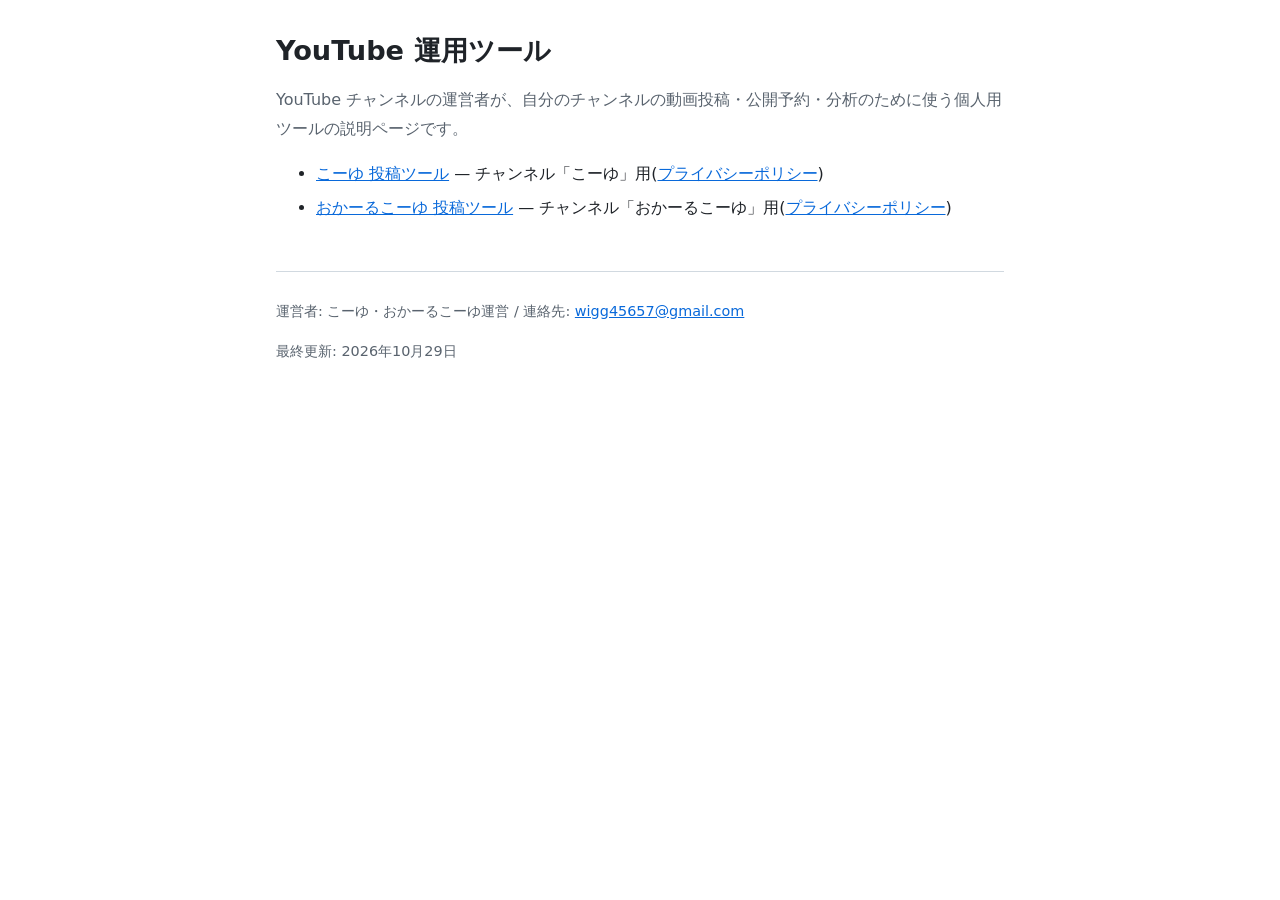
<file: index.html>
<!doctype html>
<html lang="ja">
<head>
<meta charset="utf-8">
<meta name="viewport" content="width=device-width, initial-scale=1">
<title>YouTube 運用ツール</title>
<link rel="stylesheet" href="style.css">
</head>
<body>
<main>

<h1>YouTube 運用ツール</h1>
<p class="lead">YouTube チャンネルの運営者が、自分のチャンネルの動画投稿・公開予約・分析のために使う個人用ツールの説明ページです。</p>
<ul class="apps">
<li><a href="nutrition-shorts-uploader/">こーゆ 投稿ツール</a> — チャンネル「こーゆ」用(<a href="nutrition-shorts-uploader/privacy.html">プライバシーポリシー</a>)</li>
<li><a href="okarukoyu-uploader/">おかーるこーゆ 投稿ツール</a> — チャンネル「おかーるこーゆ」用(<a href="okarukoyu-uploader/privacy.html">プライバシーポリシー</a>)</li>
</ul>

<footer>
<p>運営者: こーゆ・おかーるこーゆ運営 / 連絡先: <a href="mailto:wigg45657@gmail.com">wigg45657@gmail.com</a></p>
<p>最終更新: 2026年10月29日</p>
</footer>
</main>
</body>
</html>
</file>
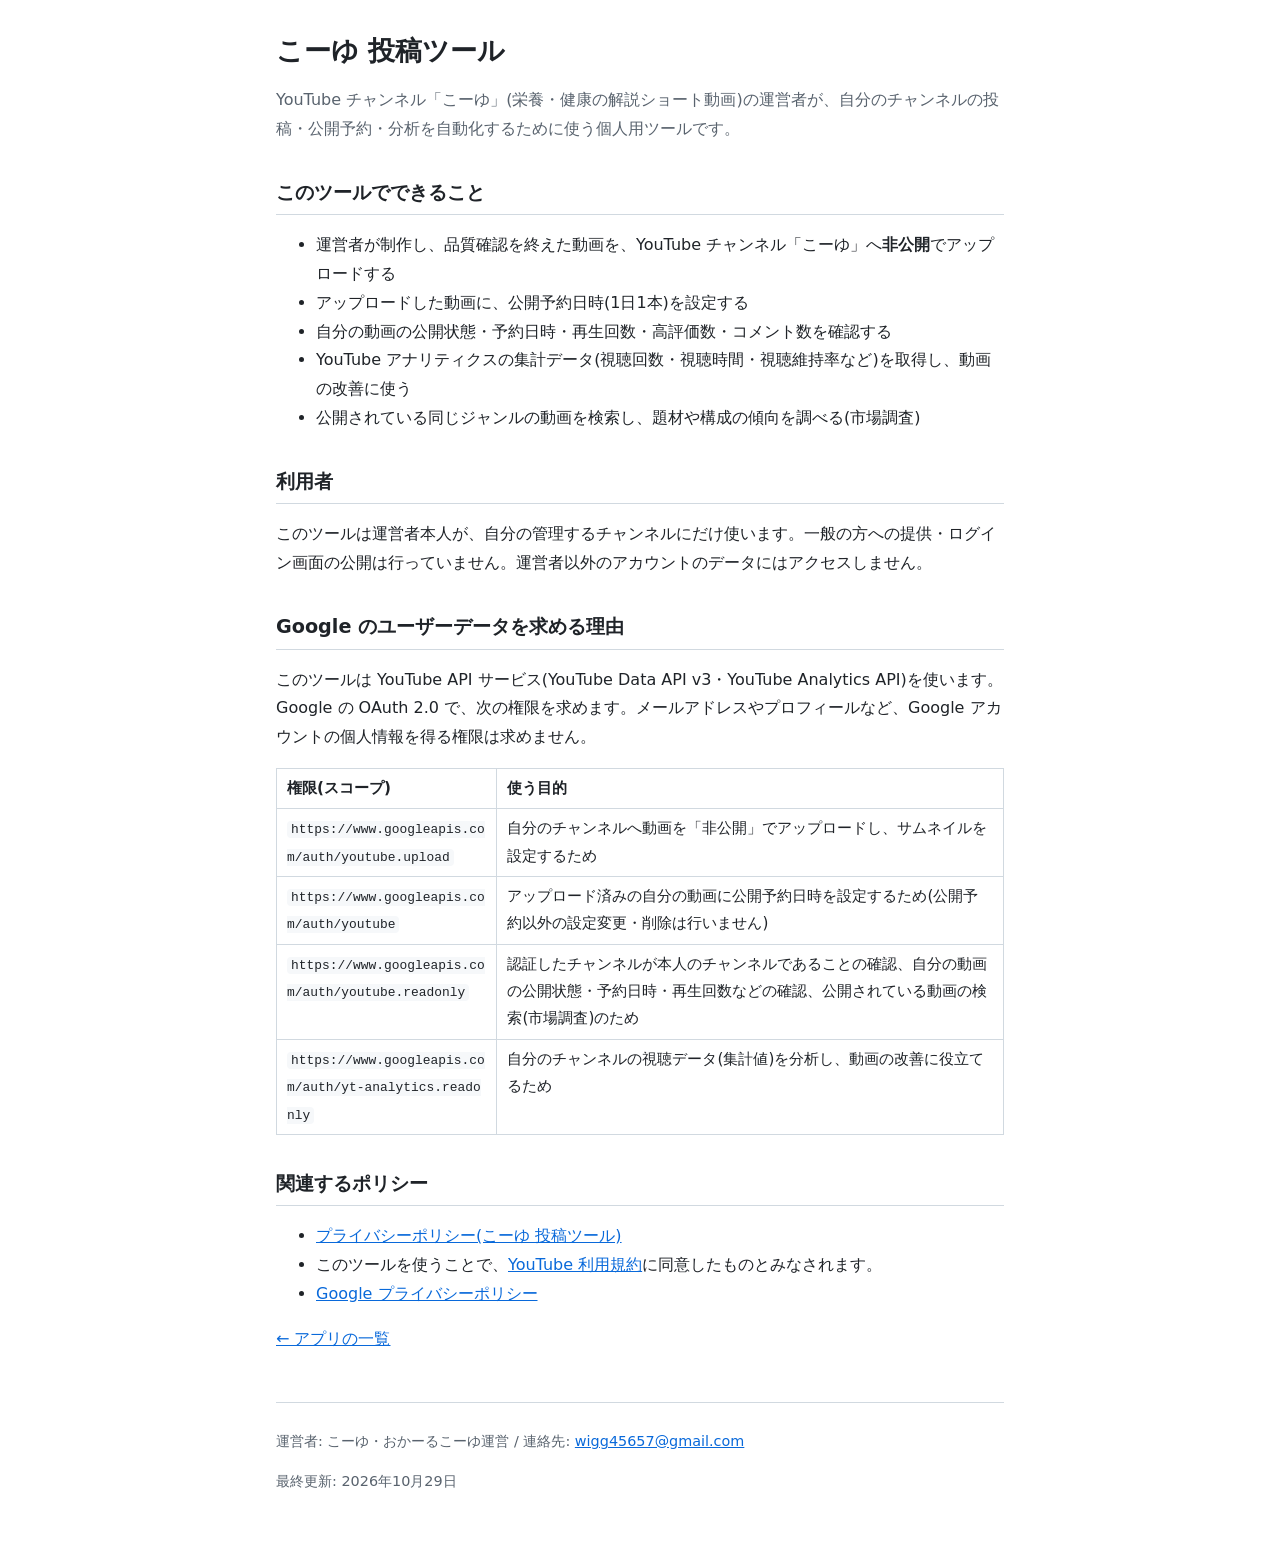
<file: nutrition-shorts-uploader/index.html>
<!doctype html>
<html lang="ja">
<head>
<meta charset="utf-8">
<meta name="viewport" content="width=device-width, initial-scale=1">
<title>こーゆ 投稿ツール</title>
<link rel="stylesheet" href="../style.css">
</head>
<body>
<main>

<h1>こーゆ 投稿ツール</h1>
<p class="lead">YouTube チャンネル「こーゆ」(栄養・健康の解説ショート動画)の運営者が、自分のチャンネルの投稿・公開予約・分析を自動化するために使う個人用ツールです。</p>

<h2>このツールでできること</h2>
<ul>
<li>運営者が制作し、品質確認を終えた動画を、YouTube チャンネル「こーゆ」へ<strong>非公開</strong>でアップロードする</li>
<li>アップロードした動画に、公開予約日時(1日1本)を設定する</li>
<li>自分の動画の公開状態・予約日時・再生回数・高評価数・コメント数を確認する</li>
<li>YouTube アナリティクスの集計データ(視聴回数・視聴時間・視聴維持率など)を取得し、動画の改善に使う</li>
<li>公開されている同じジャンルの動画を検索し、題材や構成の傾向を調べる(市場調査)</li>
</ul>

<h2>利用者</h2>
<p>このツールは運営者本人が、自分の管理するチャンネルにだけ使います。一般の方への提供・ログイン画面の公開は行っていません。運営者以外のアカウントのデータにはアクセスしません。</p>

<h2>Google のユーザーデータを求める理由</h2>
<p>このツールは YouTube API サービス(YouTube Data API v3・YouTube Analytics API)を使います。Google の OAuth 2.0 で、次の権限を求めます。メールアドレスやプロフィールなど、Google アカウントの個人情報を得る権限は求めません。</p>
<table>
<thead><tr><th>権限(スコープ)</th><th>使う目的</th></tr></thead>
<tbody>
<tr><td><code>https://www.googleapis.com/auth/youtube.upload</code></td><td>自分のチャンネルへ動画を「非公開」でアップロードし、サムネイルを設定するため</td></tr>
<tr><td><code>https://www.googleapis.com/auth/youtube</code></td><td>アップロード済みの自分の動画に公開予約日時を設定するため(公開予約以外の設定変更・削除は行いません)</td></tr>
<tr><td><code>https://www.googleapis.com/auth/youtube.readonly</code></td><td>認証したチャンネルが本人のチャンネルであることの確認、自分の動画の公開状態・予約日時・再生回数などの確認、公開されている動画の検索(市場調査)のため</td></tr>
<tr><td><code>https://www.googleapis.com/auth/yt-analytics.readonly</code></td><td>自分のチャンネルの視聴データ(集計値)を分析し、動画の改善に役立てるため</td></tr>
</tbody>
</table>

<h2>関連するポリシー</h2>
<ul>
<li><a href="privacy.html">プライバシーポリシー(こーゆ 投稿ツール)</a></li>
<li>このツールを使うことで、<a href="https://www.youtube.com/t/terms">YouTube 利用規約</a>に同意したものとみなされます。</li>
<li><a href="https://policies.google.com/privacy">Google プライバシーポリシー</a></li>
</ul>
<p><a href="../">← アプリの一覧</a></p>

<footer>
<p>運営者: こーゆ・おかーるこーゆ運営 / 連絡先: <a href="mailto:wigg45657@gmail.com">wigg45657@gmail.com</a></p>
<p>最終更新: 2026年10月29日</p>
</footer>
</main>
</body>
</html>
</file>
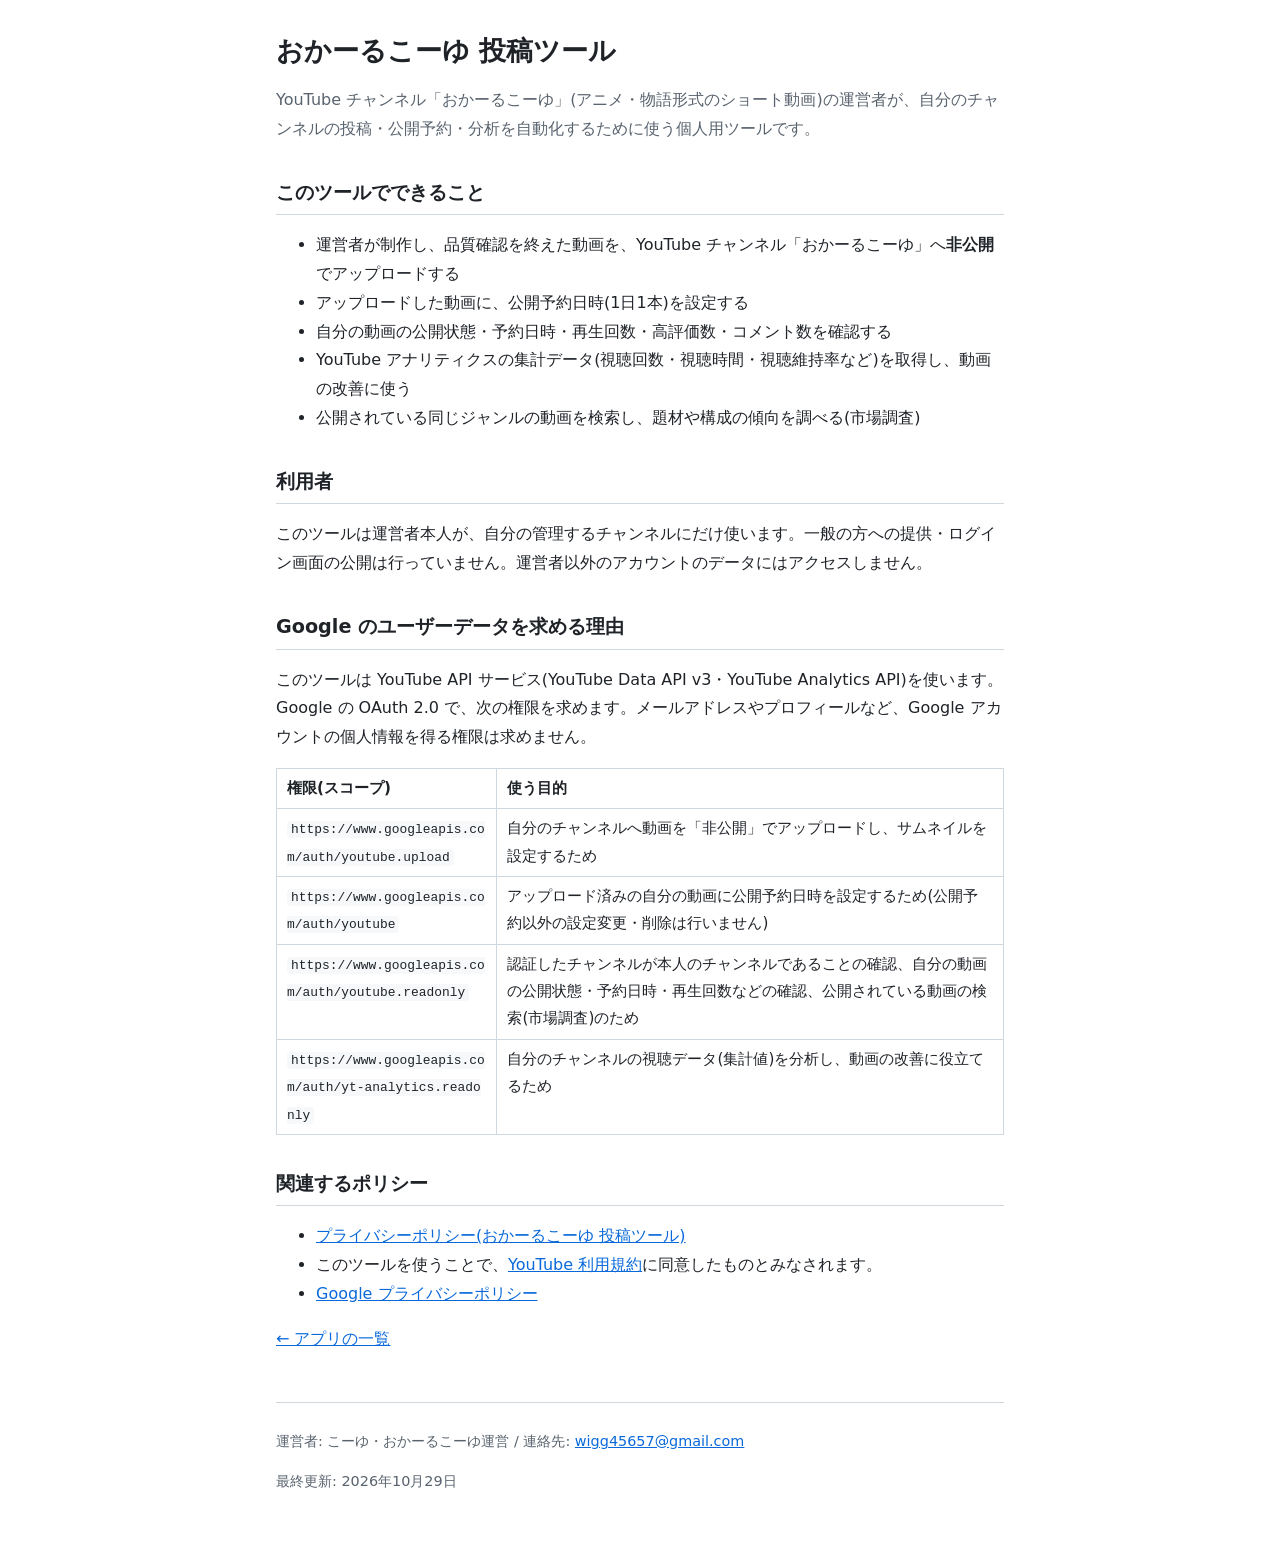
<file: okarukoyu-uploader/index.html>
<!doctype html>
<html lang="ja">
<head>
<meta charset="utf-8">
<meta name="viewport" content="width=device-width, initial-scale=1">
<title>おかーるこーゆ 投稿ツール</title>
<link rel="stylesheet" href="../style.css">
</head>
<body>
<main>

<h1>おかーるこーゆ 投稿ツール</h1>
<p class="lead">YouTube チャンネル「おかーるこーゆ」(アニメ・物語形式のショート動画)の運営者が、自分のチャンネルの投稿・公開予約・分析を自動化するために使う個人用ツールです。</p>

<h2>このツールでできること</h2>
<ul>
<li>運営者が制作し、品質確認を終えた動画を、YouTube チャンネル「おかーるこーゆ」へ<strong>非公開</strong>でアップロードする</li>
<li>アップロードした動画に、公開予約日時(1日1本)を設定する</li>
<li>自分の動画の公開状態・予約日時・再生回数・高評価数・コメント数を確認する</li>
<li>YouTube アナリティクスの集計データ(視聴回数・視聴時間・視聴維持率など)を取得し、動画の改善に使う</li>
<li>公開されている同じジャンルの動画を検索し、題材や構成の傾向を調べる(市場調査)</li>
</ul>

<h2>利用者</h2>
<p>このツールは運営者本人が、自分の管理するチャンネルにだけ使います。一般の方への提供・ログイン画面の公開は行っていません。運営者以外のアカウントのデータにはアクセスしません。</p>

<h2>Google のユーザーデータを求める理由</h2>
<p>このツールは YouTube API サービス(YouTube Data API v3・YouTube Analytics API)を使います。Google の OAuth 2.0 で、次の権限を求めます。メールアドレスやプロフィールなど、Google アカウントの個人情報を得る権限は求めません。</p>
<table>
<thead><tr><th>権限(スコープ)</th><th>使う目的</th></tr></thead>
<tbody>
<tr><td><code>https://www.googleapis.com/auth/youtube.upload</code></td><td>自分のチャンネルへ動画を「非公開」でアップロードし、サムネイルを設定するため</td></tr>
<tr><td><code>https://www.googleapis.com/auth/youtube</code></td><td>アップロード済みの自分の動画に公開予約日時を設定するため(公開予約以外の設定変更・削除は行いません)</td></tr>
<tr><td><code>https://www.googleapis.com/auth/youtube.readonly</code></td><td>認証したチャンネルが本人のチャンネルであることの確認、自分の動画の公開状態・予約日時・再生回数などの確認、公開されている動画の検索(市場調査)のため</td></tr>
<tr><td><code>https://www.googleapis.com/auth/yt-analytics.readonly</code></td><td>自分のチャンネルの視聴データ(集計値)を分析し、動画の改善に役立てるため</td></tr>
</tbody>
</table>

<h2>関連するポリシー</h2>
<ul>
<li><a href="privacy.html">プライバシーポリシー(おかーるこーゆ 投稿ツール)</a></li>
<li>このツールを使うことで、<a href="https://www.youtube.com/t/terms">YouTube 利用規約</a>に同意したものとみなされます。</li>
<li><a href="https://policies.google.com/privacy">Google プライバシーポリシー</a></li>
</ul>
<p><a href="../">← アプリの一覧</a></p>

<footer>
<p>運営者: こーゆ・おかーるこーゆ運営 / 連絡先: <a href="mailto:wigg45657@gmail.com">wigg45657@gmail.com</a></p>
<p>最終更新: 2026年10月29日</p>
</footer>
</main>
</body>
</html>
</file>
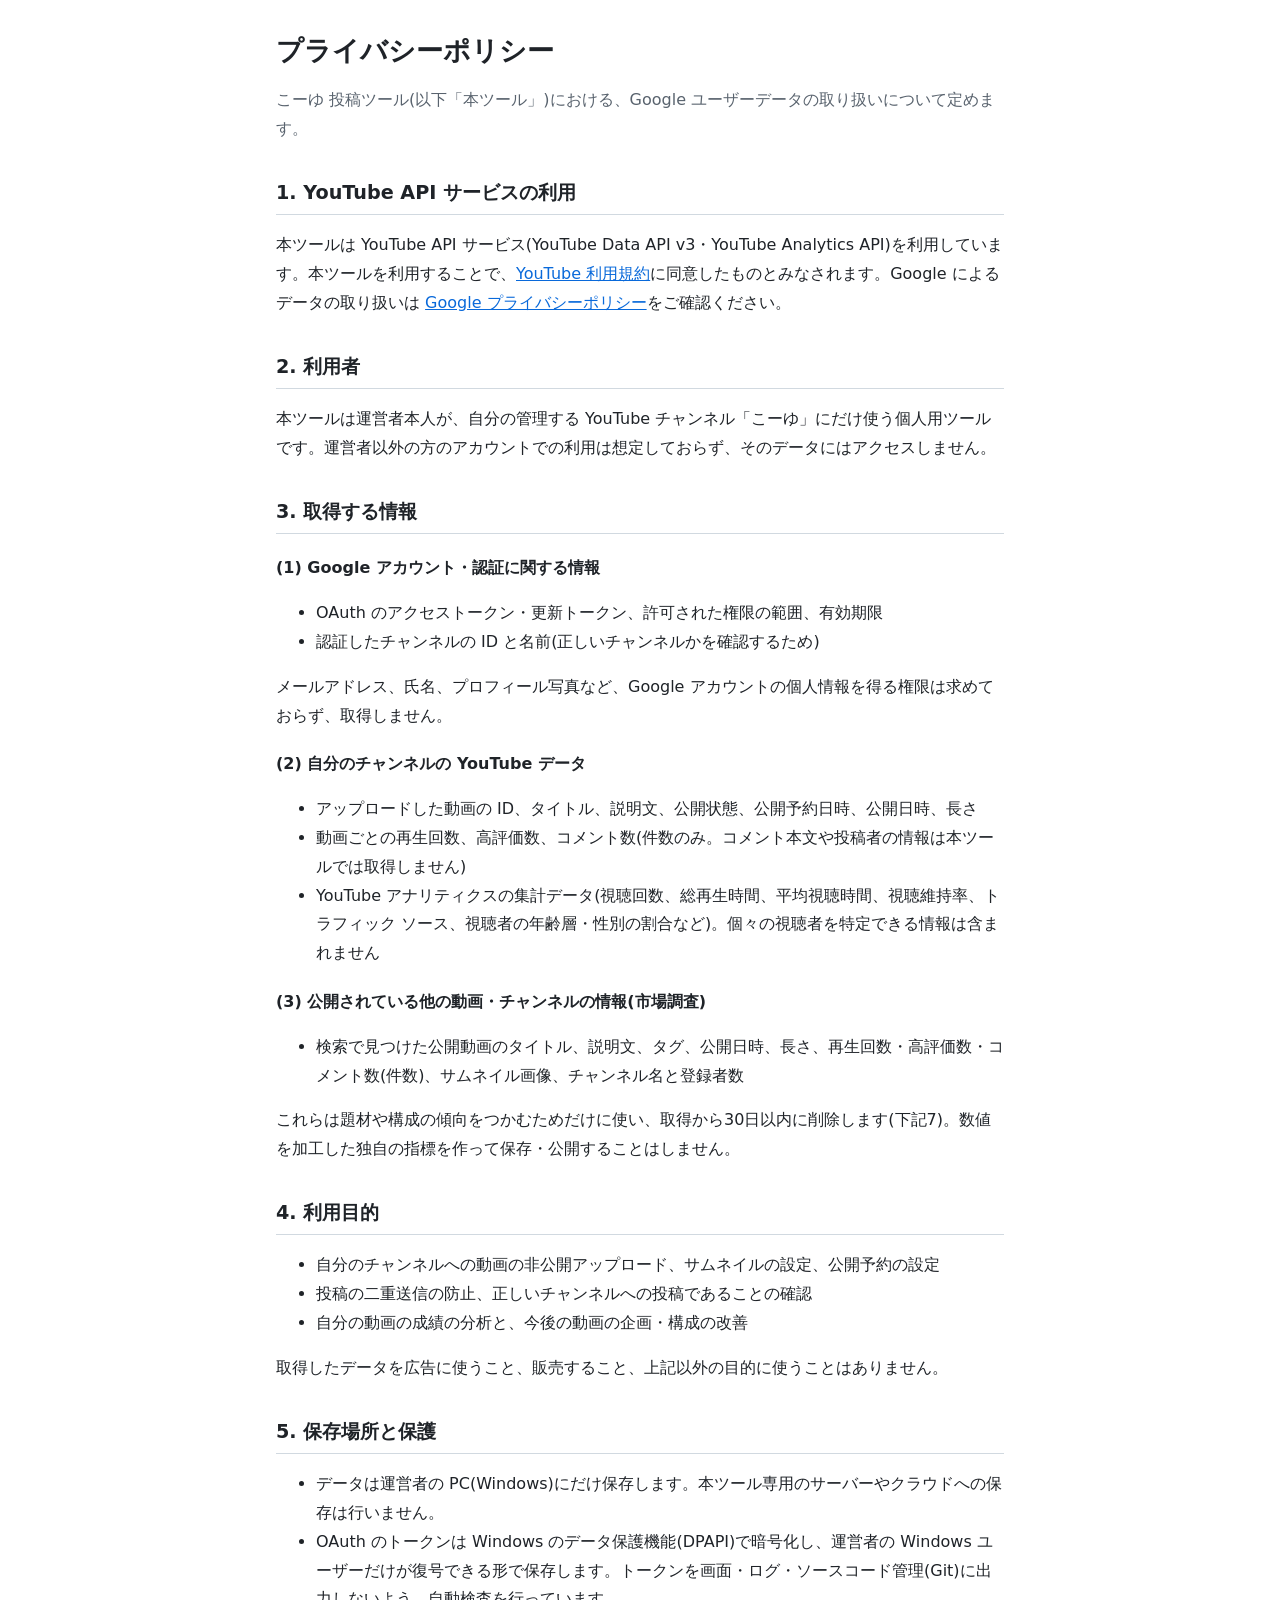
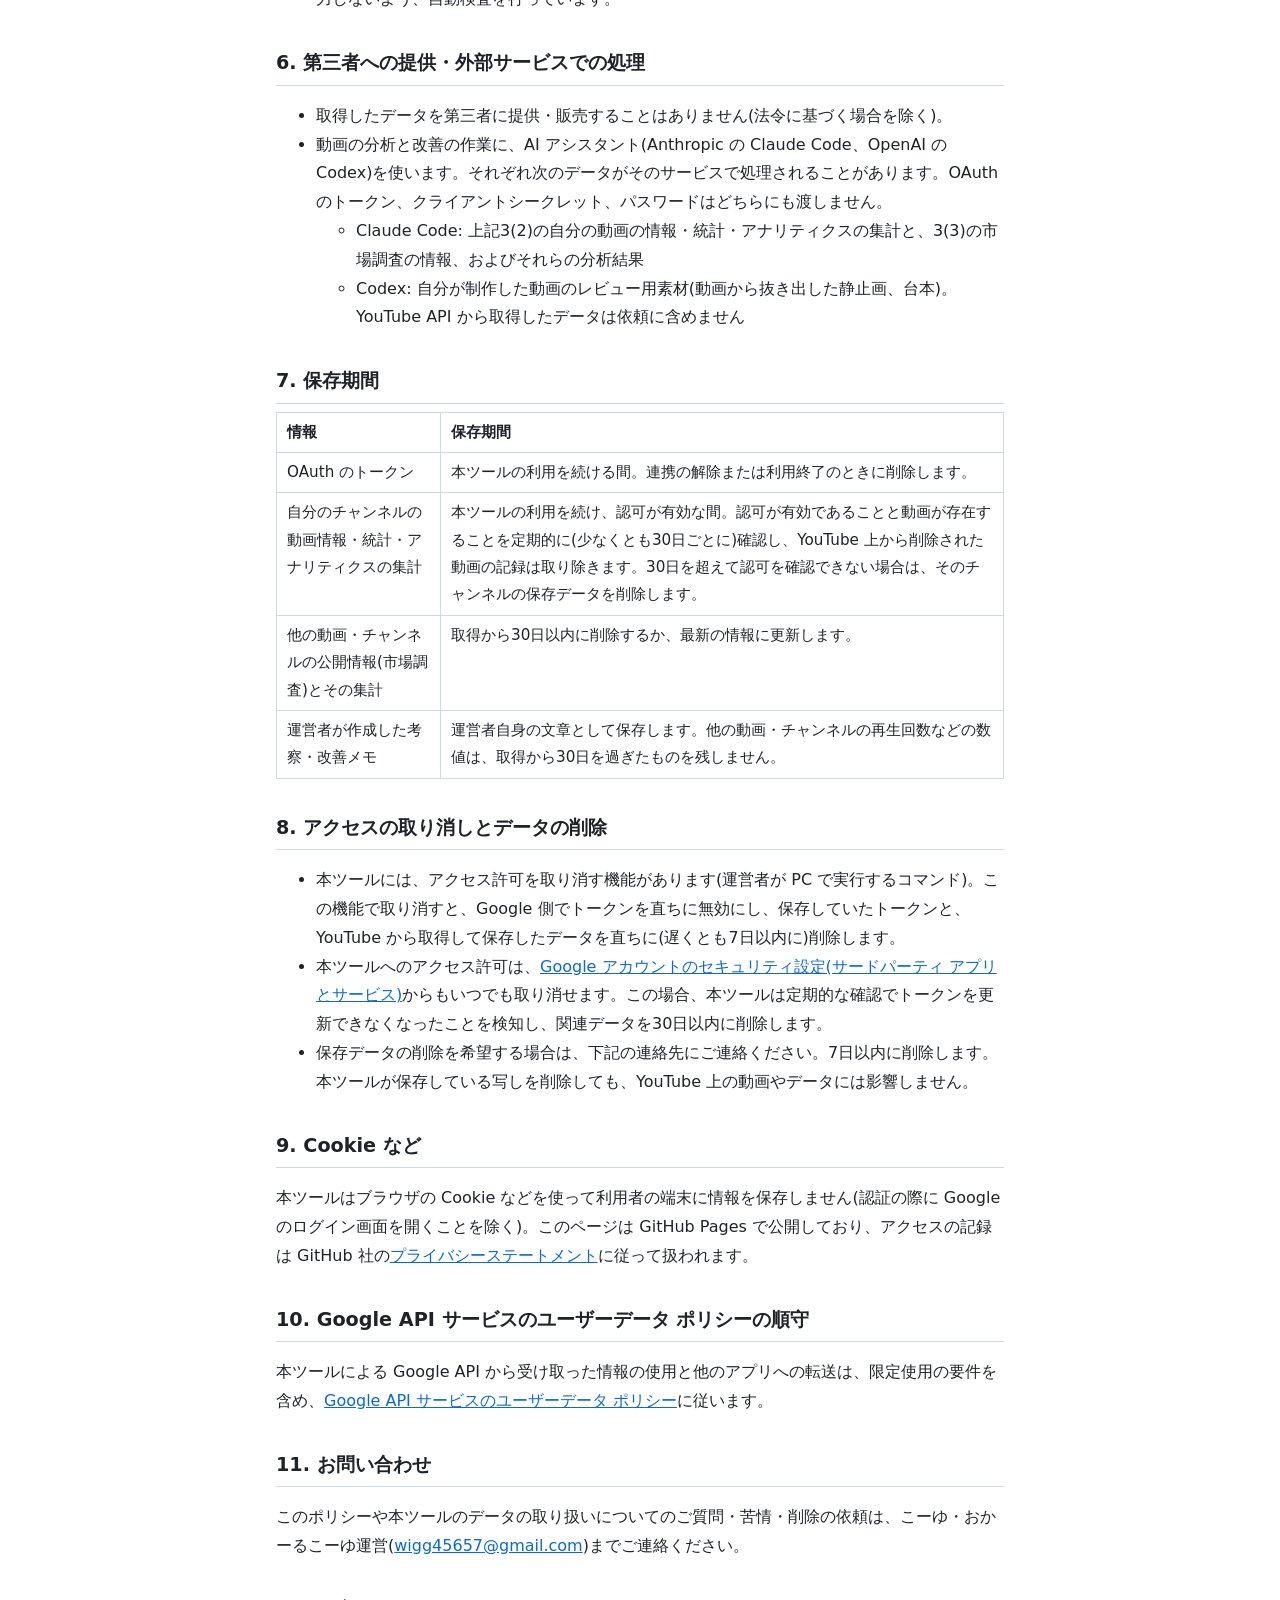
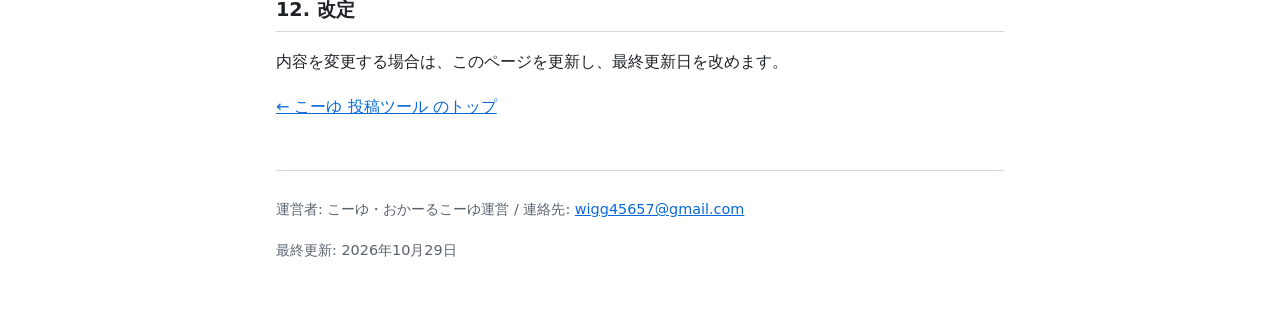
<file: nutrition-shorts-uploader/privacy.html>
<!doctype html>
<html lang="ja">
<head>
<meta charset="utf-8">
<meta name="viewport" content="width=device-width, initial-scale=1">
<title>プライバシーポリシー | こーゆ 投稿ツール</title>
<link rel="stylesheet" href="../style.css">
</head>
<body>
<main>

<h1>プライバシーポリシー</h1>
<p class="lead">こーゆ 投稿ツール(以下「本ツール」)における、Google ユーザーデータの取り扱いについて定めます。</p>

<h2>1. YouTube API サービスの利用</h2>
<p>本ツールは YouTube API サービス(YouTube Data API v3・YouTube Analytics API)を利用しています。本ツールを利用することで、<a href="https://www.youtube.com/t/terms">YouTube 利用規約</a>に同意したものとみなされます。Google によるデータの取り扱いは <a href="https://policies.google.com/privacy">Google プライバシーポリシー</a>をご確認ください。</p>

<h2>2. 利用者</h2>
<p>本ツールは運営者本人が、自分の管理する YouTube チャンネル「こーゆ」にだけ使う個人用ツールです。運営者以外の方のアカウントでの利用は想定しておらず、そのデータにはアクセスしません。</p>

<h2>3. 取得する情報</h2>
<h3>(1) Google アカウント・認証に関する情報</h3>
<ul>
<li>OAuth のアクセストークン・更新トークン、許可された権限の範囲、有効期限</li>
<li>認証したチャンネルの ID と名前(正しいチャンネルかを確認するため)</li>
</ul>
<p>メールアドレス、氏名、プロフィール写真など、Google アカウントの個人情報を得る権限は求めておらず、取得しません。</p>

<h3>(2) 自分のチャンネルの YouTube データ</h3>
<ul>
<li>アップロードした動画の ID、タイトル、説明文、公開状態、公開予約日時、公開日時、長さ</li>
<li>動画ごとの再生回数、高評価数、コメント数(件数のみ。コメント本文や投稿者の情報は本ツールでは取得しません)</li>
<li>YouTube アナリティクスの集計データ(視聴回数、総再生時間、平均視聴時間、視聴維持率、トラフィック ソース、視聴者の年齢層・性別の割合など)。個々の視聴者を特定できる情報は含まれません</li>
</ul>

<h3>(3) 公開されている他の動画・チャンネルの情報(市場調査)</h3>
<ul>
<li>検索で見つけた公開動画のタイトル、説明文、タグ、公開日時、長さ、再生回数・高評価数・コメント数(件数)、サムネイル画像、チャンネル名と登録者数</li>
</ul>
<p>これらは題材や構成の傾向をつかむためだけに使い、取得から30日以内に削除します(下記7)。数値を加工した独自の指標を作って保存・公開することはしません。</p>

<h2>4. 利用目的</h2>
<ul>
<li>自分のチャンネルへの動画の非公開アップロード、サムネイルの設定、公開予約の設定</li>
<li>投稿の二重送信の防止、正しいチャンネルへの投稿であることの確認</li>
<li>自分の動画の成績の分析と、今後の動画の企画・構成の改善</li>
</ul>
<p>取得したデータを広告に使うこと、販売すること、上記以外の目的に使うことはありません。</p>

<h2>5. 保存場所と保護</h2>
<ul>
<li>データは運営者の PC(Windows)にだけ保存します。本ツール専用のサーバーやクラウドへの保存は行いません。</li>
<li>OAuth のトークンは Windows のデータ保護機能(DPAPI)で暗号化し、運営者の Windows ユーザーだけが復号できる形で保存します。トークンを画面・ログ・ソースコード管理(Git)に出力しないよう、自動検査を行っています。</li>
</ul>

<h2>6. 第三者への提供・外部サービスでの処理</h2>
<ul>
<li>取得したデータを第三者に提供・販売することはありません(法令に基づく場合を除く)。</li>
<li>動画の分析と改善の作業に、AI アシスタント(Anthropic の Claude Code、OpenAI の Codex)を使います。それぞれ次のデータがそのサービスで処理されることがあります。OAuth のトークン、クライアントシークレット、パスワードはどちらにも渡しません。
<ul>
<li>Claude Code: 上記3(2)の自分の動画の情報・統計・アナリティクスの集計と、3(3)の市場調査の情報、およびそれらの分析結果</li>
<li>Codex: 自分が制作した動画のレビュー用素材(動画から抜き出した静止画、台本)。YouTube API から取得したデータは依頼に含めません</li>
</ul></li>
</ul>

<h2>7. 保存期間</h2>
<table>
<thead><tr><th>情報</th><th>保存期間</th></tr></thead>
<tbody>
<tr><td>OAuth のトークン</td><td>本ツールの利用を続ける間。連携の解除または利用終了のときに削除します。</td></tr>
<tr><td>自分のチャンネルの動画情報・統計・アナリティクスの集計</td><td>本ツールの利用を続け、認可が有効な間。認可が有効であることと動画が存在することを定期的に(少なくとも30日ごとに)確認し、YouTube 上から削除された動画の記録は取り除きます。30日を超えて認可を確認できない場合は、そのチャンネルの保存データを削除します。</td></tr>
<tr><td>他の動画・チャンネルの公開情報(市場調査)とその集計</td><td>取得から30日以内に削除するか、最新の情報に更新します。</td></tr>
<tr><td>運営者が作成した考察・改善メモ</td><td>運営者自身の文章として保存します。他の動画・チャンネルの再生回数などの数値は、取得から30日を過ぎたものを残しません。</td></tr>
</tbody>
</table>

<h2>8. アクセスの取り消しとデータの削除</h2>
<ul>
<li>本ツールには、アクセス許可を取り消す機能があります(運営者が PC で実行するコマンド)。この機能で取り消すと、Google 側でトークンを直ちに無効にし、保存していたトークンと、YouTube から取得して保存したデータを直ちに(遅くとも7日以内に)削除します。</li>
<li>本ツールへのアクセス許可は、<a href="https://myaccount.google.com/permissions">Google アカウントのセキュリティ設定(サードパーティ アプリとサービス)</a>からもいつでも取り消せます。この場合、本ツールは定期的な確認でトークンを更新できなくなったことを検知し、関連データを30日以内に削除します。</li>
<li>保存データの削除を希望する場合は、下記の連絡先にご連絡ください。7日以内に削除します。本ツールが保存している写しを削除しても、YouTube 上の動画やデータには影響しません。</li>
</ul>

<h2>9. Cookie など</h2>
<p>本ツールはブラウザの Cookie などを使って利用者の端末に情報を保存しません(認証の際に Google のログイン画面を開くことを除く)。このページは GitHub Pages で公開しており、アクセスの記録は GitHub 社の<a href="https://docs.github.com/ja/site-policy/privacy-policies/github-general-privacy-statement">プライバシーステートメント</a>に従って扱われます。</p>

<h2>10. Google API サービスのユーザーデータ ポリシーの順守</h2>
<p>本ツールによる Google API から受け取った情報の使用と他のアプリへの転送は、限定使用の要件を含め、<a href="https://developers.google.com/terms/api-services-user-data-policy">Google API サービスのユーザーデータ ポリシー</a>に従います。</p>

<h2>11. お問い合わせ</h2>
<p>このポリシーや本ツールのデータの取り扱いについてのご質問・苦情・削除の依頼は、こーゆ・おかーるこーゆ運営(<a href="mailto:wigg45657@gmail.com">wigg45657@gmail.com</a>)までご連絡ください。</p>

<h2>12. 改定</h2>
<p>内容を変更する場合は、このページを更新し、最終更新日を改めます。</p>
<p><a href="./">← こーゆ 投稿ツール のトップ</a></p>

<footer>
<p>運営者: こーゆ・おかーるこーゆ運営 / 連絡先: <a href="mailto:wigg45657@gmail.com">wigg45657@gmail.com</a></p>
<p>最終更新: 2026年10月29日</p>
</footer>
</main>
</body>
</html>
</file>
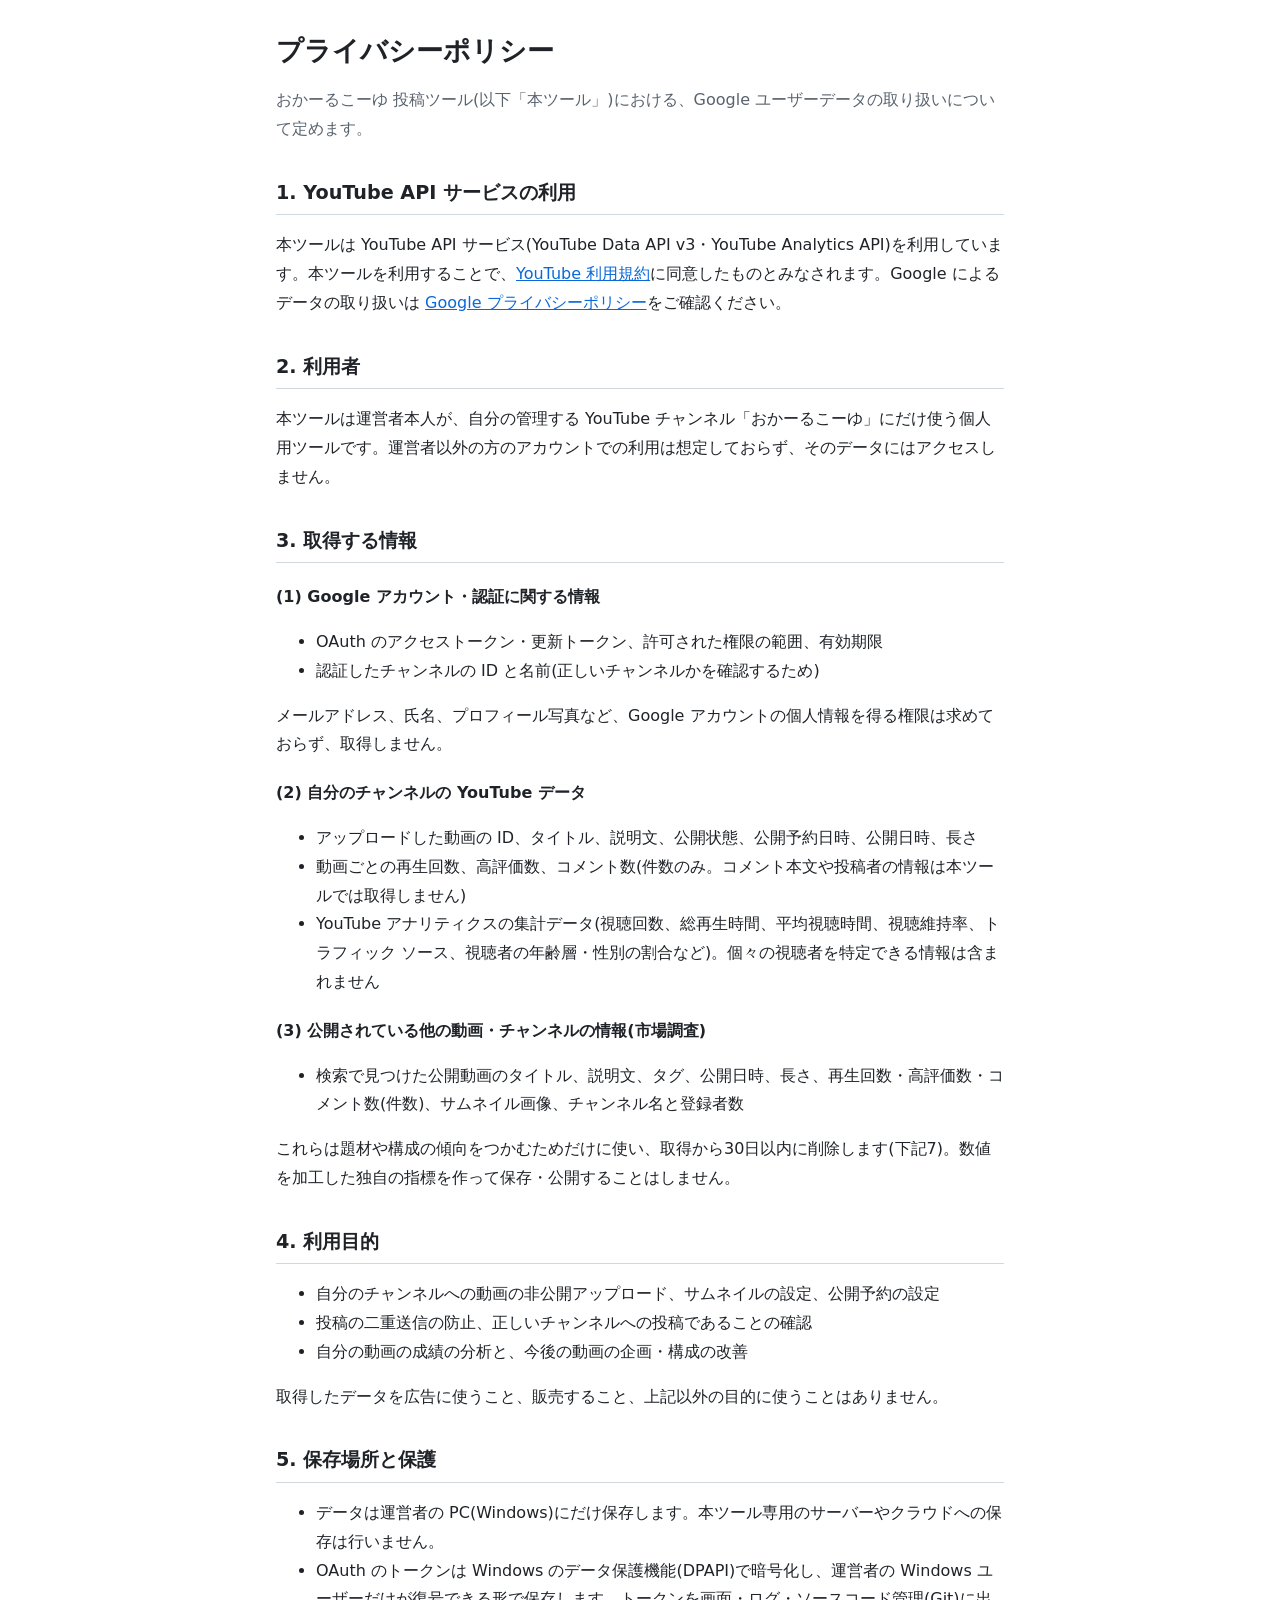
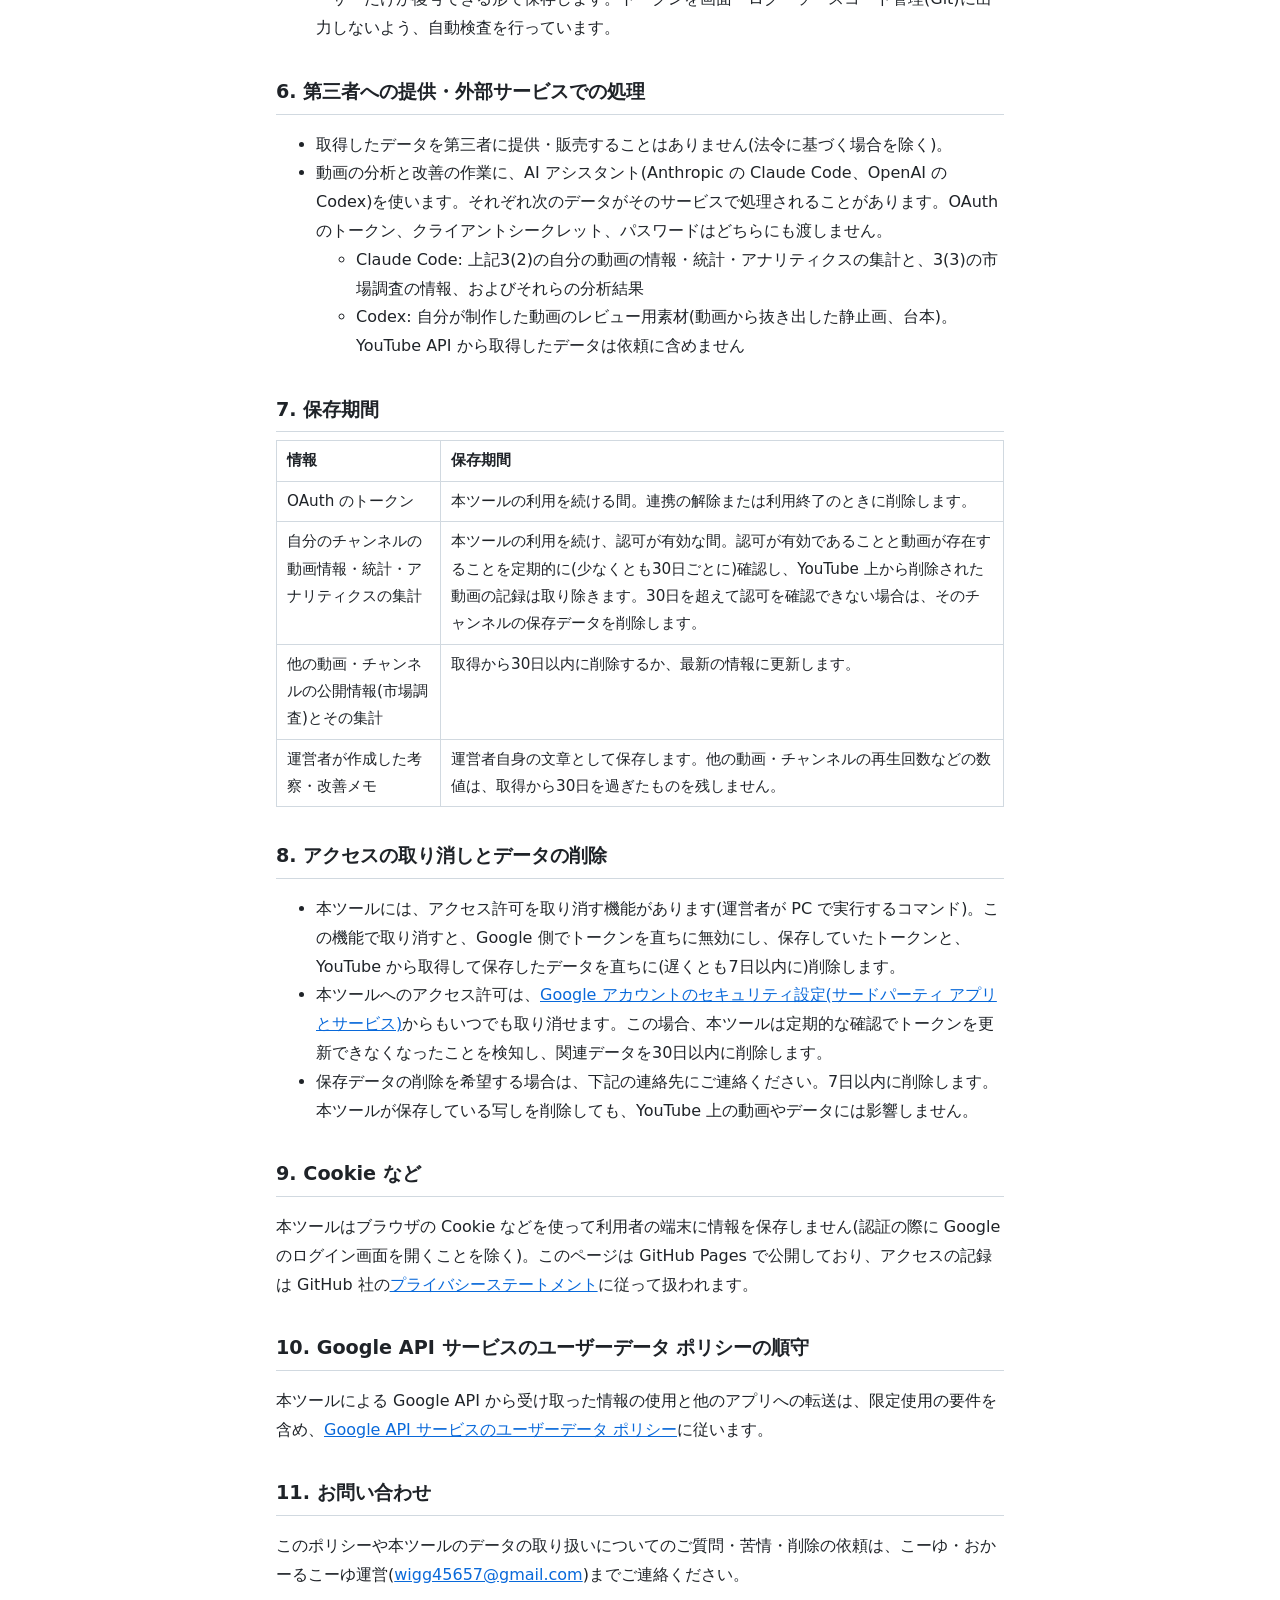
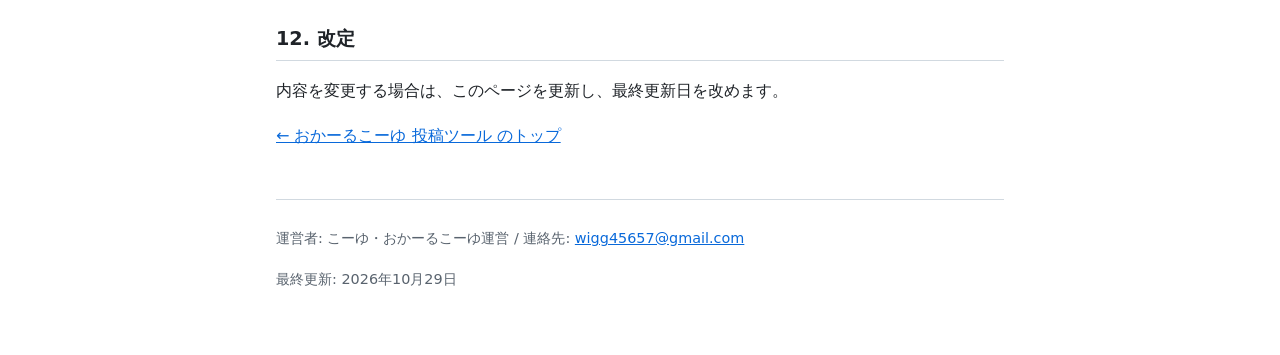
<file: okarukoyu-uploader/privacy.html>
<!doctype html>
<html lang="ja">
<head>
<meta charset="utf-8">
<meta name="viewport" content="width=device-width, initial-scale=1">
<title>プライバシーポリシー | おかーるこーゆ 投稿ツール</title>
<link rel="stylesheet" href="../style.css">
</head>
<body>
<main>

<h1>プライバシーポリシー</h1>
<p class="lead">おかーるこーゆ 投稿ツール(以下「本ツール」)における、Google ユーザーデータの取り扱いについて定めます。</p>

<h2>1. YouTube API サービスの利用</h2>
<p>本ツールは YouTube API サービス(YouTube Data API v3・YouTube Analytics API)を利用しています。本ツールを利用することで、<a href="https://www.youtube.com/t/terms">YouTube 利用規約</a>に同意したものとみなされます。Google によるデータの取り扱いは <a href="https://policies.google.com/privacy">Google プライバシーポリシー</a>をご確認ください。</p>

<h2>2. 利用者</h2>
<p>本ツールは運営者本人が、自分の管理する YouTube チャンネル「おかーるこーゆ」にだけ使う個人用ツールです。運営者以外の方のアカウントでの利用は想定しておらず、そのデータにはアクセスしません。</p>

<h2>3. 取得する情報</h2>
<h3>(1) Google アカウント・認証に関する情報</h3>
<ul>
<li>OAuth のアクセストークン・更新トークン、許可された権限の範囲、有効期限</li>
<li>認証したチャンネルの ID と名前(正しいチャンネルかを確認するため)</li>
</ul>
<p>メールアドレス、氏名、プロフィール写真など、Google アカウントの個人情報を得る権限は求めておらず、取得しません。</p>

<h3>(2) 自分のチャンネルの YouTube データ</h3>
<ul>
<li>アップロードした動画の ID、タイトル、説明文、公開状態、公開予約日時、公開日時、長さ</li>
<li>動画ごとの再生回数、高評価数、コメント数(件数のみ。コメント本文や投稿者の情報は本ツールでは取得しません)</li>
<li>YouTube アナリティクスの集計データ(視聴回数、総再生時間、平均視聴時間、視聴維持率、トラフィック ソース、視聴者の年齢層・性別の割合など)。個々の視聴者を特定できる情報は含まれません</li>
</ul>

<h3>(3) 公開されている他の動画・チャンネルの情報(市場調査)</h3>
<ul>
<li>検索で見つけた公開動画のタイトル、説明文、タグ、公開日時、長さ、再生回数・高評価数・コメント数(件数)、サムネイル画像、チャンネル名と登録者数</li>
</ul>
<p>これらは題材や構成の傾向をつかむためだけに使い、取得から30日以内に削除します(下記7)。数値を加工した独自の指標を作って保存・公開することはしません。</p>

<h2>4. 利用目的</h2>
<ul>
<li>自分のチャンネルへの動画の非公開アップロード、サムネイルの設定、公開予約の設定</li>
<li>投稿の二重送信の防止、正しいチャンネルへの投稿であることの確認</li>
<li>自分の動画の成績の分析と、今後の動画の企画・構成の改善</li>
</ul>
<p>取得したデータを広告に使うこと、販売すること、上記以外の目的に使うことはありません。</p>

<h2>5. 保存場所と保護</h2>
<ul>
<li>データは運営者の PC(Windows)にだけ保存します。本ツール専用のサーバーやクラウドへの保存は行いません。</li>
<li>OAuth のトークンは Windows のデータ保護機能(DPAPI)で暗号化し、運営者の Windows ユーザーだけが復号できる形で保存します。トークンを画面・ログ・ソースコード管理(Git)に出力しないよう、自動検査を行っています。</li>
</ul>

<h2>6. 第三者への提供・外部サービスでの処理</h2>
<ul>
<li>取得したデータを第三者に提供・販売することはありません(法令に基づく場合を除く)。</li>
<li>動画の分析と改善の作業に、AI アシスタント(Anthropic の Claude Code、OpenAI の Codex)を使います。それぞれ次のデータがそのサービスで処理されることがあります。OAuth のトークン、クライアントシークレット、パスワードはどちらにも渡しません。
<ul>
<li>Claude Code: 上記3(2)の自分の動画の情報・統計・アナリティクスの集計と、3(3)の市場調査の情報、およびそれらの分析結果</li>
<li>Codex: 自分が制作した動画のレビュー用素材(動画から抜き出した静止画、台本)。YouTube API から取得したデータは依頼に含めません</li>
</ul></li>
</ul>

<h2>7. 保存期間</h2>
<table>
<thead><tr><th>情報</th><th>保存期間</th></tr></thead>
<tbody>
<tr><td>OAuth のトークン</td><td>本ツールの利用を続ける間。連携の解除または利用終了のときに削除します。</td></tr>
<tr><td>自分のチャンネルの動画情報・統計・アナリティクスの集計</td><td>本ツールの利用を続け、認可が有効な間。認可が有効であることと動画が存在することを定期的に(少なくとも30日ごとに)確認し、YouTube 上から削除された動画の記録は取り除きます。30日を超えて認可を確認できない場合は、そのチャンネルの保存データを削除します。</td></tr>
<tr><td>他の動画・チャンネルの公開情報(市場調査)とその集計</td><td>取得から30日以内に削除するか、最新の情報に更新します。</td></tr>
<tr><td>運営者が作成した考察・改善メモ</td><td>運営者自身の文章として保存します。他の動画・チャンネルの再生回数などの数値は、取得から30日を過ぎたものを残しません。</td></tr>
</tbody>
</table>

<h2>8. アクセスの取り消しとデータの削除</h2>
<ul>
<li>本ツールには、アクセス許可を取り消す機能があります(運営者が PC で実行するコマンド)。この機能で取り消すと、Google 側でトークンを直ちに無効にし、保存していたトークンと、YouTube から取得して保存したデータを直ちに(遅くとも7日以内に)削除します。</li>
<li>本ツールへのアクセス許可は、<a href="https://myaccount.google.com/permissions">Google アカウントのセキュリティ設定(サードパーティ アプリとサービス)</a>からもいつでも取り消せます。この場合、本ツールは定期的な確認でトークンを更新できなくなったことを検知し、関連データを30日以内に削除します。</li>
<li>保存データの削除を希望する場合は、下記の連絡先にご連絡ください。7日以内に削除します。本ツールが保存している写しを削除しても、YouTube 上の動画やデータには影響しません。</li>
</ul>

<h2>9. Cookie など</h2>
<p>本ツールはブラウザの Cookie などを使って利用者の端末に情報を保存しません(認証の際に Google のログイン画面を開くことを除く)。このページは GitHub Pages で公開しており、アクセスの記録は GitHub 社の<a href="https://docs.github.com/ja/site-policy/privacy-policies/github-general-privacy-statement">プライバシーステートメント</a>に従って扱われます。</p>

<h2>10. Google API サービスのユーザーデータ ポリシーの順守</h2>
<p>本ツールによる Google API から受け取った情報の使用と他のアプリへの転送は、限定使用の要件を含め、<a href="https://developers.google.com/terms/api-services-user-data-policy">Google API サービスのユーザーデータ ポリシー</a>に従います。</p>

<h2>11. お問い合わせ</h2>
<p>このポリシーや本ツールのデータの取り扱いについてのご質問・苦情・削除の依頼は、こーゆ・おかーるこーゆ運営(<a href="mailto:wigg45657@gmail.com">wigg45657@gmail.com</a>)までご連絡ください。</p>

<h2>12. 改定</h2>
<p>内容を変更する場合は、このページを更新し、最終更新日を改めます。</p>
<p><a href="./">← おかーるこーゆ 投稿ツール のトップ</a></p>

<footer>
<p>運営者: こーゆ・おかーるこーゆ運営 / 連絡先: <a href="mailto:wigg45657@gmail.com">wigg45657@gmail.com</a></p>
<p>最終更新: 2026年10月29日</p>
</footer>
</main>
</body>
</html>
</file>
<file: style.css>
:root { --fg: #1f2328; --muted: #59636e; --line: #d1d9e0; --bg: #ffffff; --link: #0969da; --code: #f6f8fa; }
@media (prefers-color-scheme: dark) {
  :root { --fg: #e6edf3; --muted: #9198a1; --line: #3d444d; --bg: #0d1117; --link: #4493f8; --code: #151b23; }
}
* { box-sizing: border-box; }
body { margin: 0; background: var(--bg); color: var(--fg); font: 16px/1.8 system-ui, -apple-system, "Hiragino Sans", "Yu Gothic UI", "Meiryo", sans-serif; }
main { max-width: 760px; margin: 0 auto; padding: 32px 16px 48px; }
h1 { font-size: 1.7rem; line-height: 1.4; margin: 0 0 12px; }
h2 { font-size: 1.2rem; margin: 32px 0 8px; padding-bottom: 4px; border-bottom: 1px solid var(--line); }
h3 { font-size: 1rem; margin: 20px 0 4px; }
.lead { color: var(--muted); }
a { color: var(--link); }
table { width: 100%; border-collapse: collapse; margin: 8px 0; font-size: .95rem; }
th, td { border: 1px solid var(--line); padding: 6px 10px; text-align: left; vertical-align: top; }
td code { word-break: break-all; }
code { background: var(--code); padding: 1px 4px; border-radius: 4px; font-size: .85em; }
footer { margin-top: 48px; padding-top: 12px; border-top: 1px solid var(--line); color: var(--muted); font-size: .9rem; }
.apps li { margin: 6px 0; }
</file>
